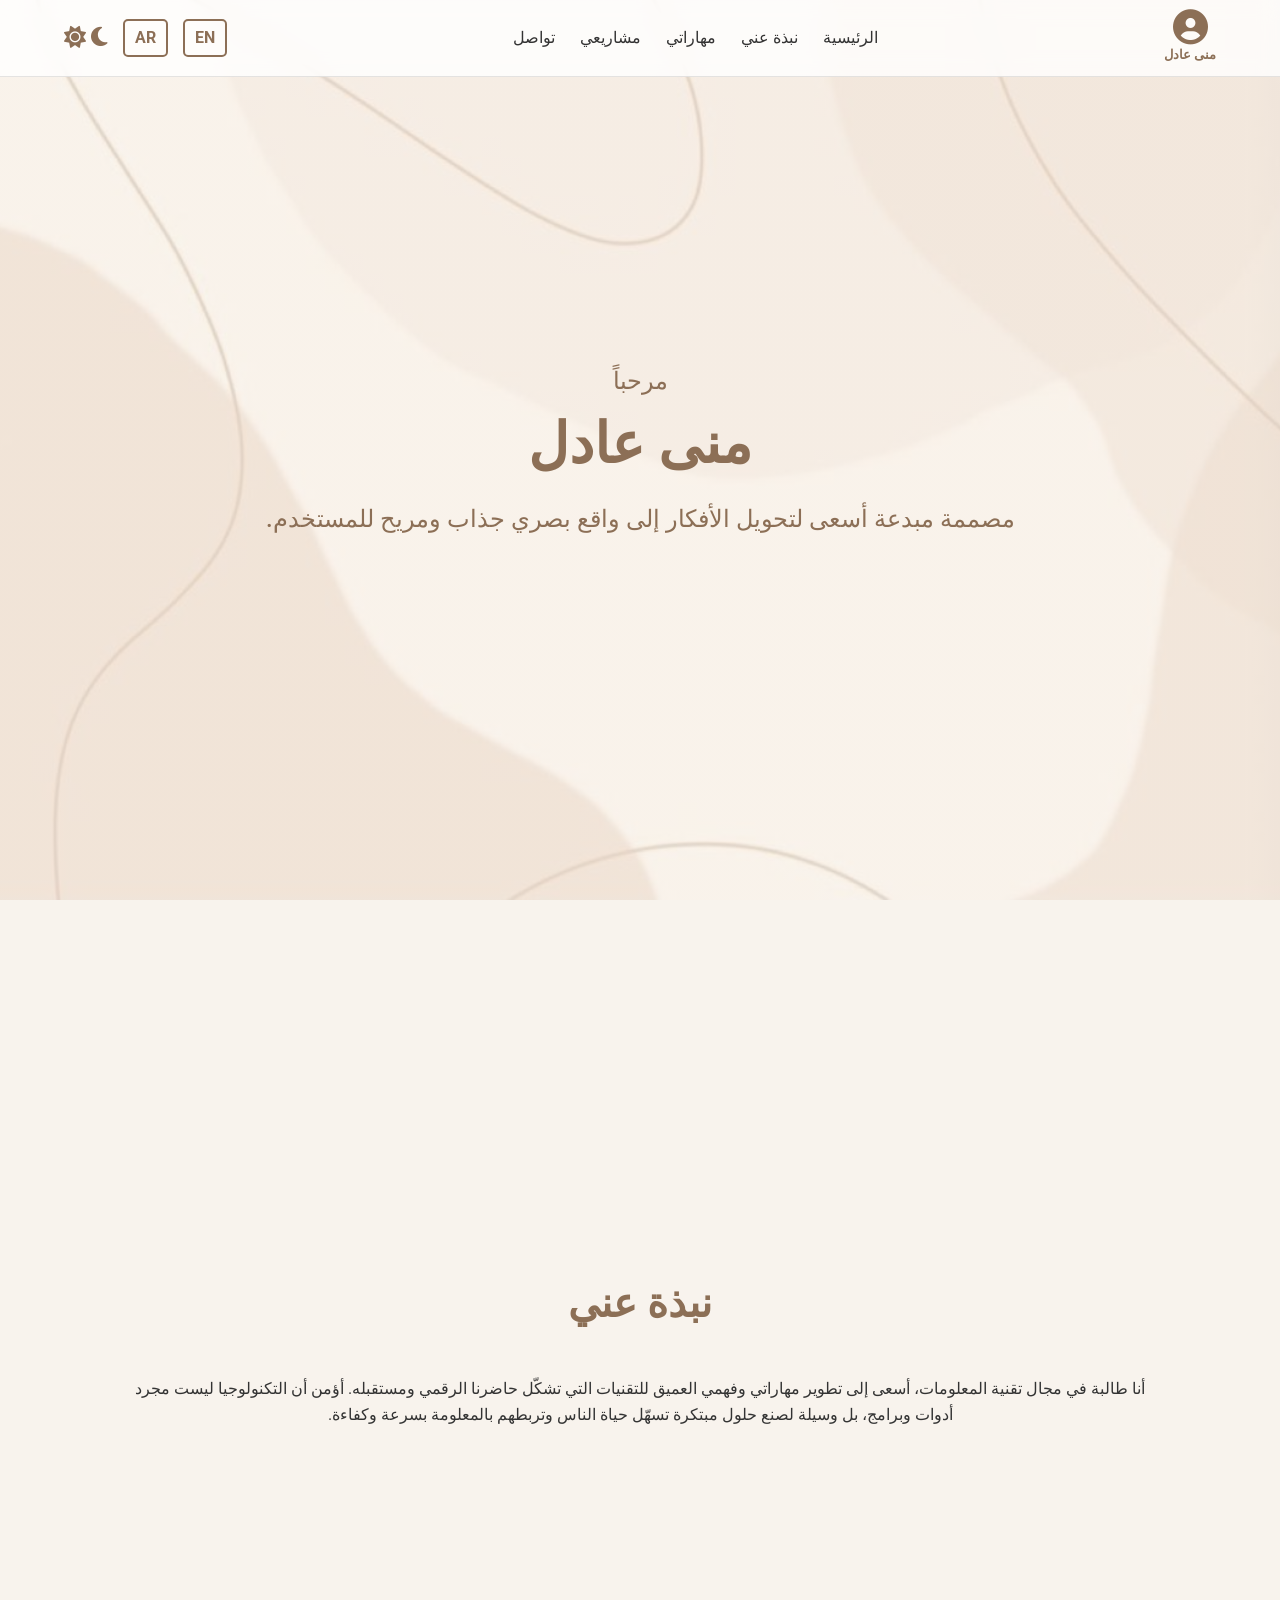
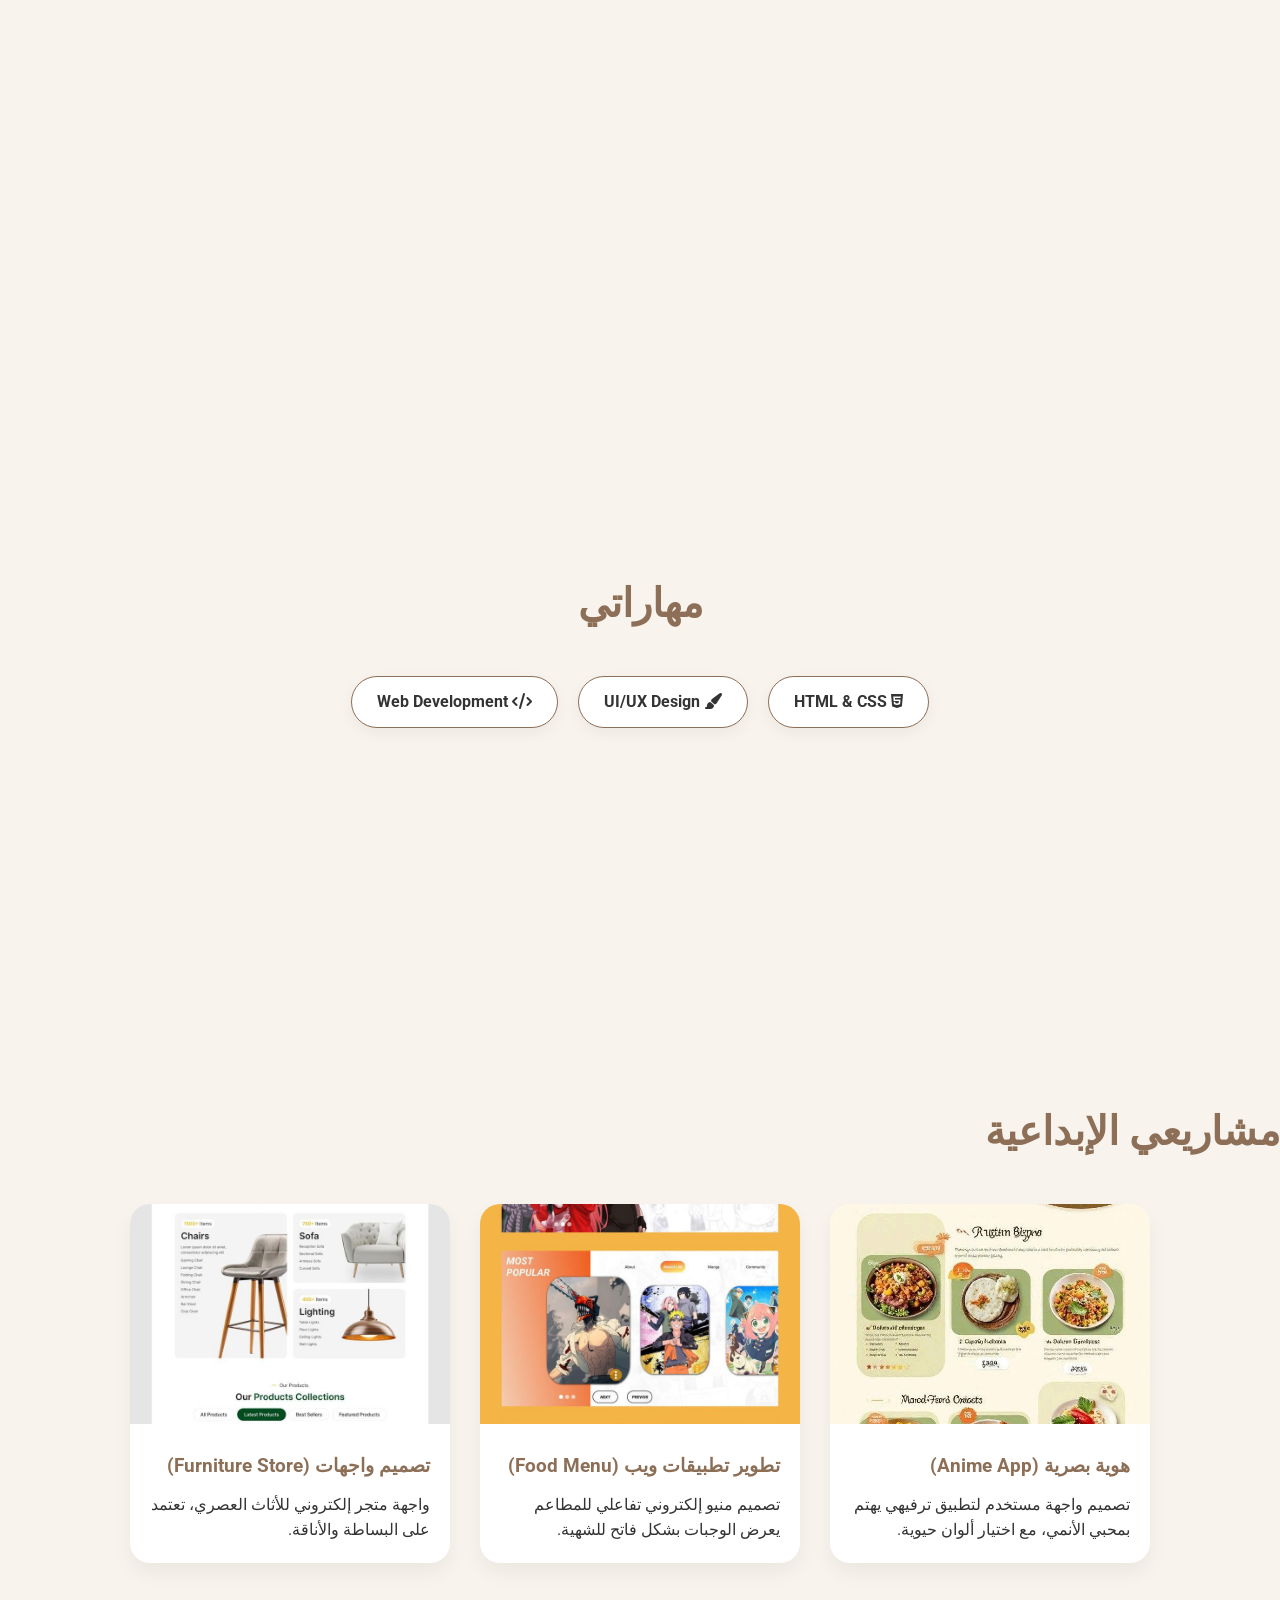
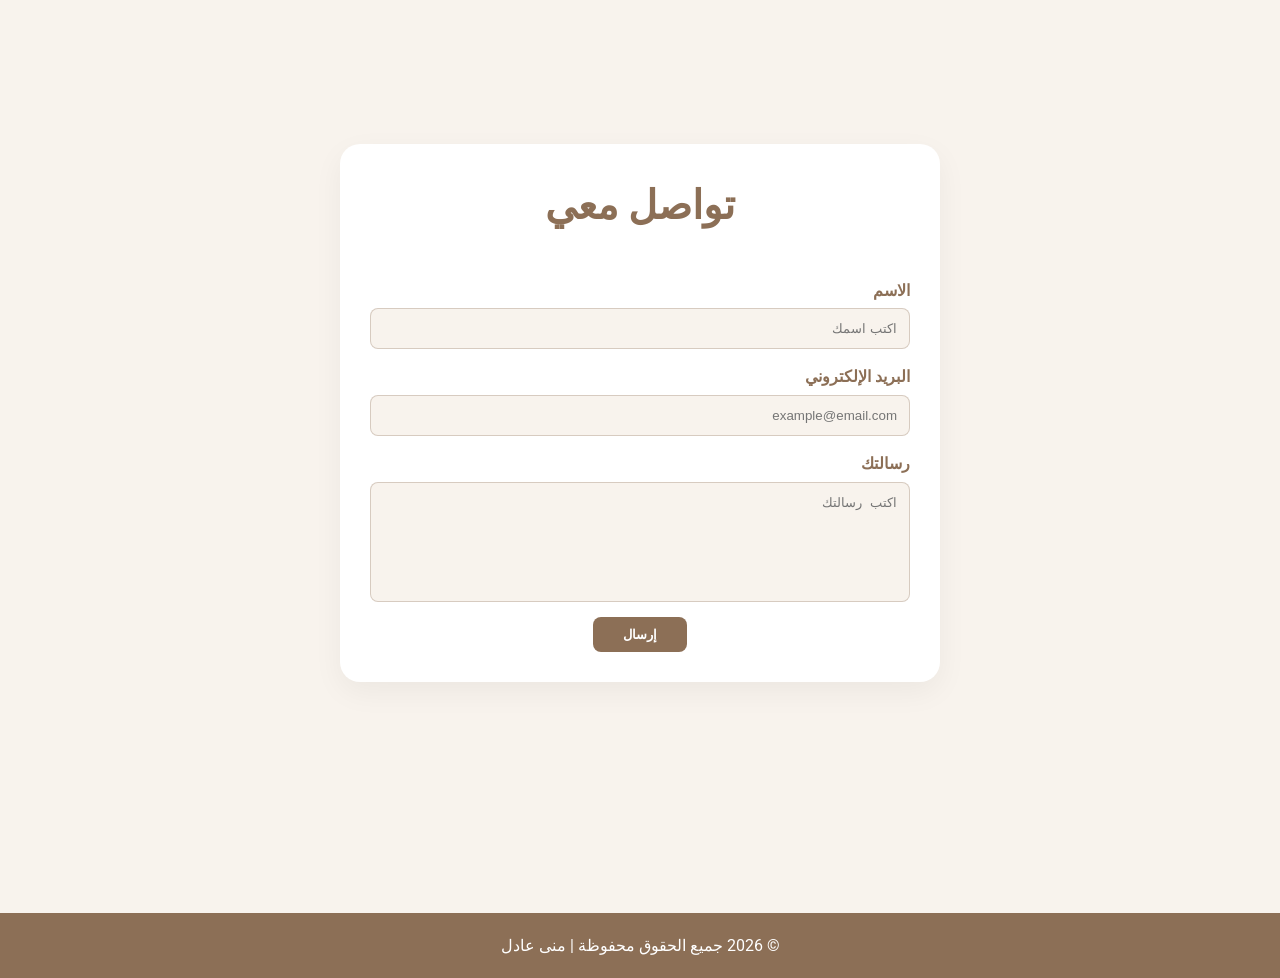
<file: index.html>
<!DOCTYPE html>
<html lang="ar" dir="rtl">

<head>
    <meta charset="UTF-8">
    <meta name="viewport" content="width=device-width, initial-scale=1.0">
    <title>صفحة منى عادل</title>
    <link rel="stylesheet" href="css/style.css">
    <link href="https://fonts.googleapis.com/css2?family=Poppins:wght@400;600&family=Roboto:wght@300;400;500&display=swap" rel="stylesheet">
    <link rel="stylesheet" href="https://cdnjs.cloudflare.com/ajax/libs/font-awesome/6.5.0/css/all.min.css">
</head>

<body>
    <input type="checkbox" id="dark-mode-toggle" style="display: none;">

    <nav class="navbar">
        <div class="profile-section">
            <i class="fa-solid fa-user-circle"></i>
            <span>منى عادل</span>
        </div>

        <ul class="nav-links">
            <li><a href="#home">الرئيسية</a></li>
            <li><a href="#about">نبذة عني</a></li>
            <li><a href="#skills">مهاراتي</a></li>
            <li><a href="#projects">مشاريعي</a></li>
            <li><a href="#contact">تواصل</a></li>
        </ul>

        <div class="nav-controls">
            <a href="index1.html" class="lang-btn">EN</a>
            <a href="index.html" class="lang-btn">AR</a>
            <label for="dark-mode-toggle" class="theme-icon">
                <i class="fas fa-moon moon-icon"></i>
                <i class="fas fa-sun sun-icon"></i>
            </label>
        </div>
    </nav>

    <section id="home" class="hero-section">
        <div class="hero-content">
            <p>مرحباً</p>
            <h1>منى عادل</h1>
            <p>مصممة مبدعة أسعى لتحويل الأفكار إلى واقع بصري جذاب ومريح للمستخدم.</p>
        </div>
    </section>

    <section id="about" class="full-section">
        <h2 class="section-title">نبذة عني</h2>
        <div class="section-content">
            <p>أنا طالبة في مجال تقنية المعلومات، أسعى إلى تطوير مهاراتي وفهمي العميق للتقنيات التي تشكّل حاضرنا الرقمي ومستقبله. أؤمن أن التكنولوجيا ليست مجرد أدوات وبرامج، بل وسيلة لصنع حلول مبتكرة تسهّل حياة الناس وتربطهم بالمعلومة بسرعة وكفاءة.</p>
        </div>
    </section>

    <section id="skills" class="full-section">
        <h2 class="section-title">مهاراتي</h2>
        <div class="skills-grid">
            <div class="skill-item"><i class="fab fa-html5"></i> HTML & CSS</div>
            <div class="skill-item"><i class="fas fa-paint-brush"></i> UI/UX Design</div>
            <div class="skill-item"><i class="fas fa-code"></i> Web Development</div>
        </div>
    </section>

    <section id="projects" class="projects-section">
        <h2 class="section-title">مشاريعي الإبداعية</h2>
        <div class="projects-container">
            <div class="project-card">
                <div class="card-image">
                    <img src="imge/photo1.jpg" alt="تطبيق الأنمي">
                </div>
                <div class="card-content">
                    <h3>هوية بصرية (Anime App)</h3>
                    <p>تصميم واجهة مستخدم لتطبيق ترفيهي يهتم بمحبي الأنمي، مع اختيار ألوان حيوية.</p>
                </div>
            </div>
            <div class="project-card">
                <div class="card-image">
                    <img src="imge/photo2.jpg" alt="منيو مطعم">
                </div>
                <div class="card-content">
                    <h3>تطوير تطبيقات ويب (Food Menu)</h3>
                    <p>تصميم منيو إلكتروني تفاعلي للمطاعم يعرض الوجبات بشكل فاتح للشهية.</p>
                </div>
            </div>
            <div class="project-card">
                <div class="card-image">
                    <img src="imge/photo3.jpg" alt="متجر أثاث">
                </div>
                <div class="card-content">
                    <h3>تصميم واجهات (Furniture Store)</h3>
                    <p>واجهة متجر إلكتروني للأثاث العصري، تعتمد على البساطة والأناقة.</p>
                </div>
            </div>
        </div>
    </section>
    <section id="contact" class="full-section">
        <div class="contact-container">
            <h2 class="section-title">تواصل معي</h2>
            <form class="contact-form">
                <div class="form-group">
                    <label>الاسم</label>
                    <input type="text" placeholder="اكتب اسمك" required>
                </div>
                <div class="form-group">
                    <label>البريد الإلكتروني</label>
                    <input type="email" placeholder="example@email.com" required>
                </div>
                <div class="form-group">
                    <label>رسالتك</label>
                    <textarea placeholder="اكتب رسالتك" required></textarea>
                </div>
                <button type="submit" class="send-btn">إرسال</button>
            </form>
        </div>
    </section>

    <footer class="main-footer">
        <p>© 2026 جميع الحقوق محفوظة | منى عادل</p>
    </footer>

</body>
</html>
</file>
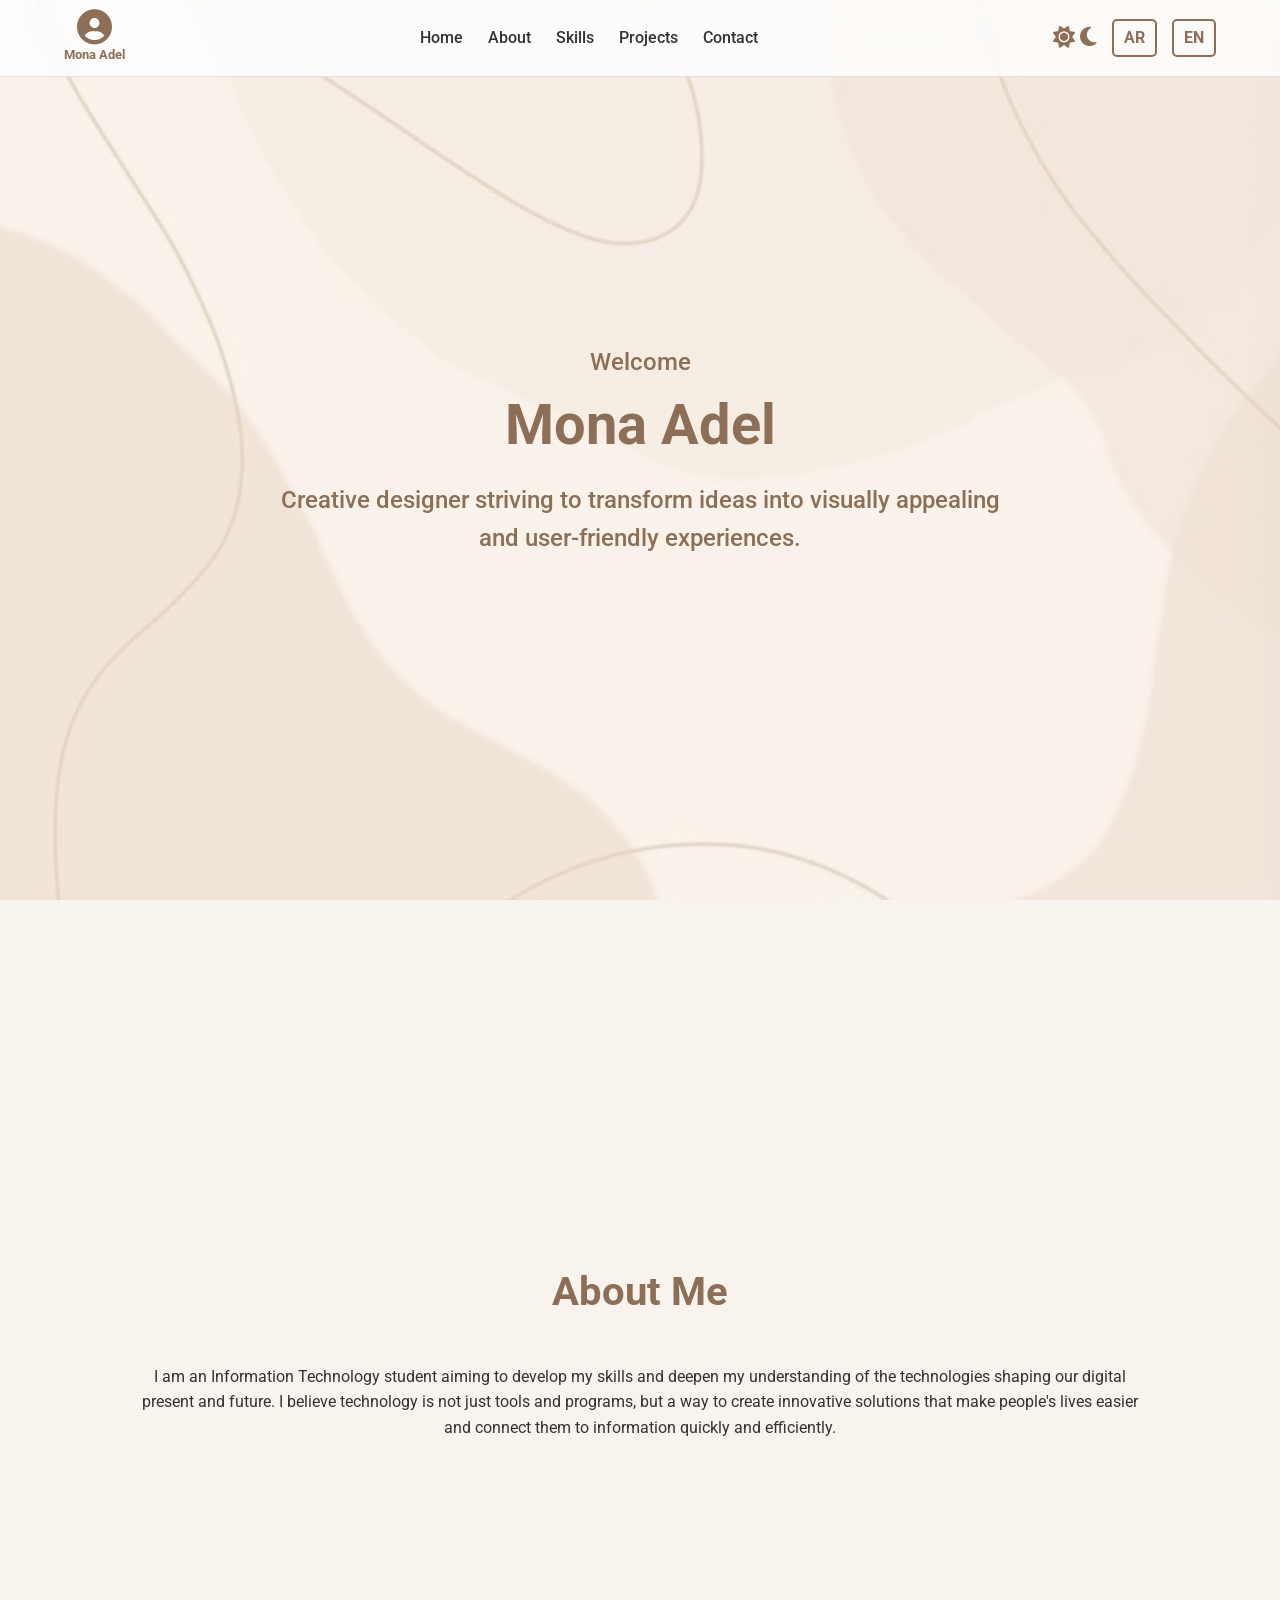
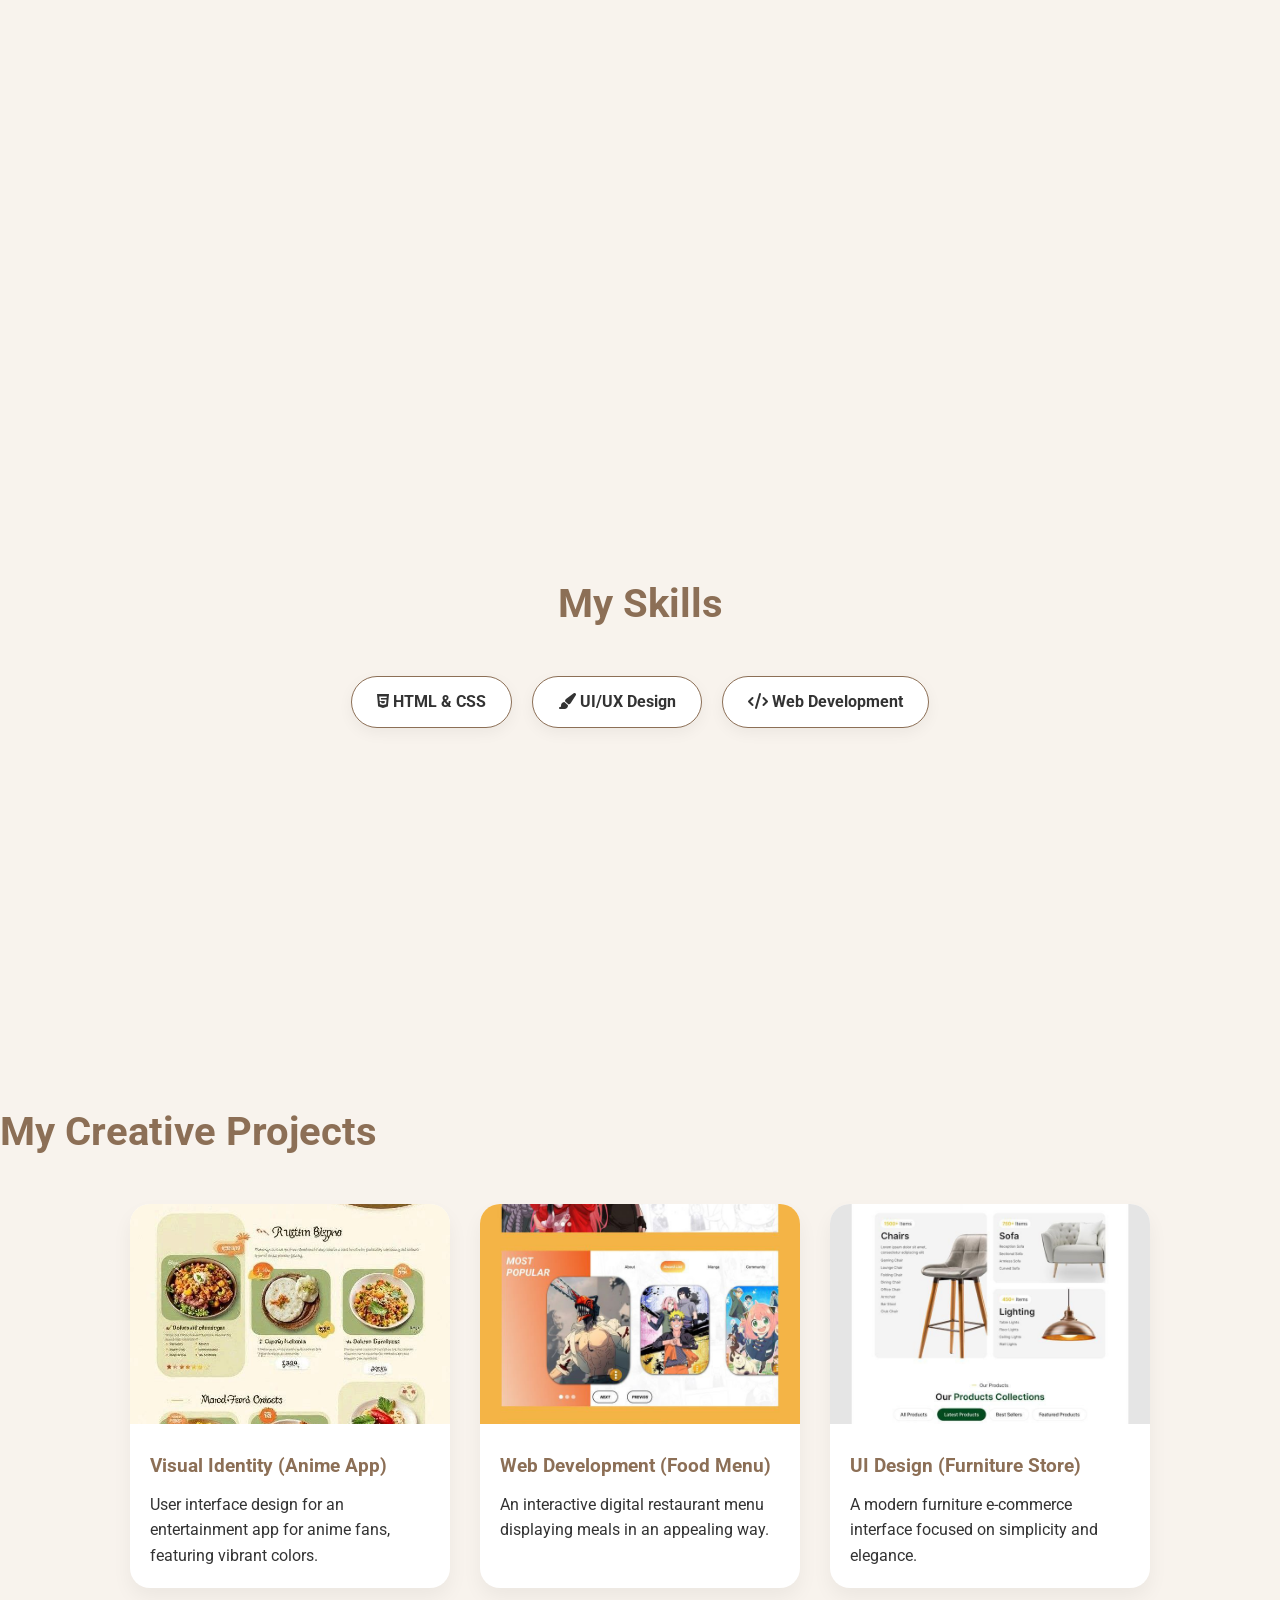
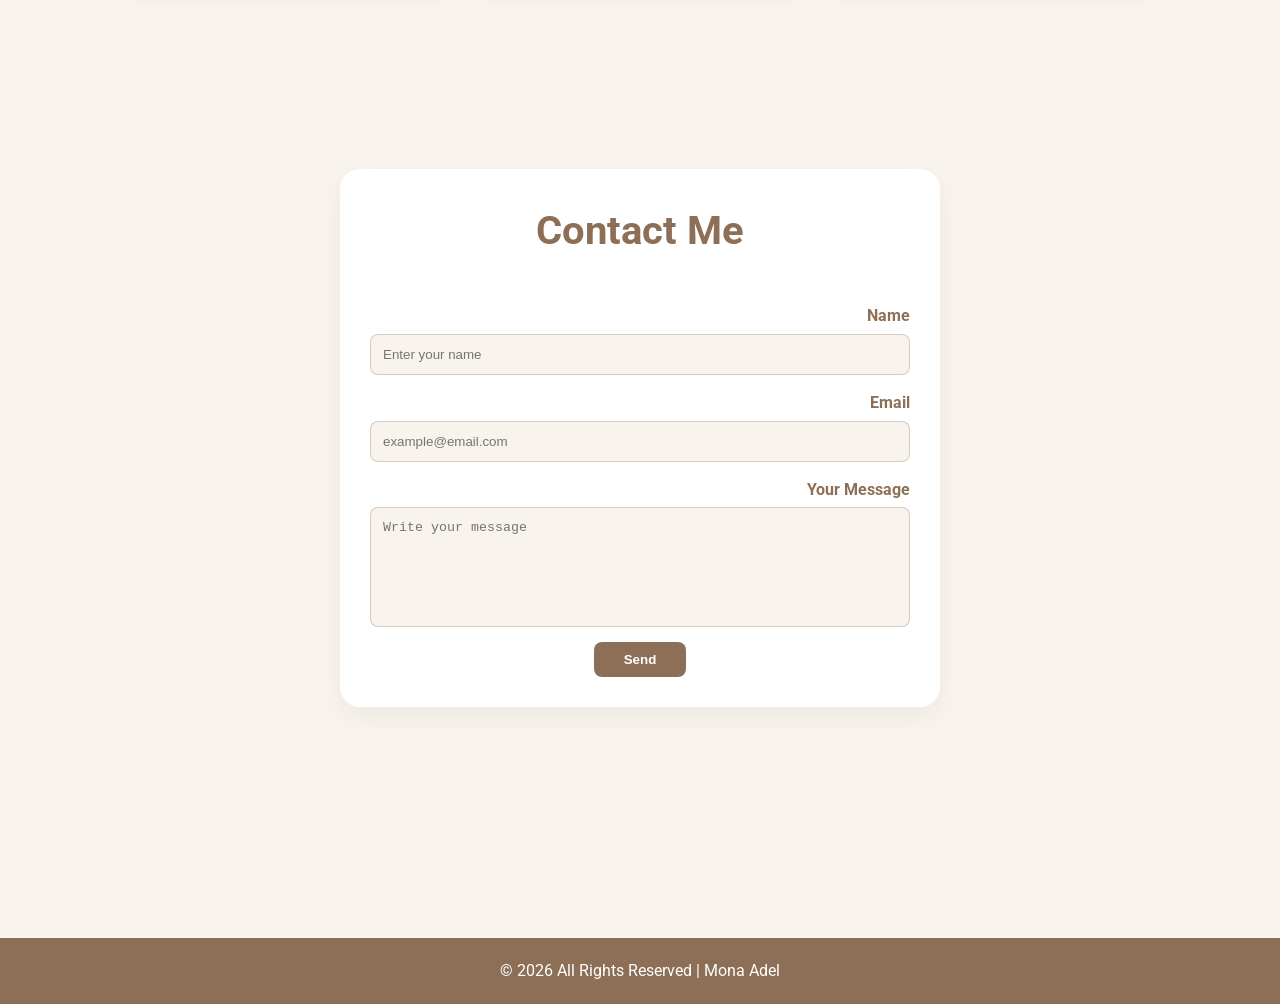
<file: index1.html>
<!DOCTYPE html>
<html lang="en" dir="ltr">

<head>
    <meta charset="UTF-8">
    <meta name="viewport" content="width=device-width, initial-scale=1.0">
    <title>Mona Adel | Portfolio</title>
    <link rel="stylesheet" href="css/style.css">
    <link
        href="https://fonts.googleapis.com/css2?family=Poppins:wght@400;600&family=Roboto:wght@300;400;500&display=swap"
        rel="stylesheet">
    <link rel="stylesheet" href="https://cdnjs.cloudflare.com/ajax/libs/font-awesome/6.5.0/css/all.min.css">
</head>

<body>
    <input type="checkbox" id="dark-mode-toggle" style="display: none;">

    <nav class="navbar">

        <div class="nav-controls">
            <a href="index1.html" class="lang-btn">EN</a>
            <a href="index.html" class="lang-btn">AR</a>
            <label for="dark-mode-toggle" class="theme-icon">
                <i class="fas fa-moon moon-icon"></i>
                <i class="fas fa-sun sun-icon"></i>
            </label>
        </div>

        <ul class="nav-links">
            <li><a href="#contact">Contact</a></li>
            <li><a href="#projects">Projects</a></li>
            <li><a href="#skills">Skills</a></li>
            <li><a href="#about">About</a></li>
            <li><a href="#home">Home</a></li>

        </ul>
        <div class="profile-section">
            <i class="fa-solid fa-user-circle"></i>
            <span>Mona Adel</span>
    </nav>

    <section id="home" class="hero-section">
        <div class="hero-content">
            <p>Welcome</p>
            <h1>Mona Adel</h1>
            <p>Creative designer striving to transform ideas into visually appealing and user-friendly experiences.</p>
        </div>
    </section>

    <section id="about" class="full-section">
        <h2 class="section-title">About Me</h2>
        <div class="section-content">
            <p>I am an Information Technology student aiming to develop my skills and deepen my understanding of the
                technologies shaping our digital present and future. I believe technology is not just tools and
                programs, but a way to create innovative solutions that make people's lives easier and connect them to
                information quickly and efficiently.</p>
        </div>
    </section>

    <section id="skills" class="full-section">
        <h2 class="section-title">My Skills</h2>
        <div class="skills-grid">
            <div class="skill-item"><i class="fab fa-html5"></i> HTML & CSS</div>
            <div class="skill-item"><i class="fas fa-paint-brush"></i> UI/UX Design</div>
            <div class="skill-item"><i class="fas fa-code"></i> Web Development</div>
        </div>
    </section>

    <section id="projects" class="projects-section">
        <h2 class="section-title">My Creative Projects</h2>
        <div class="projects-container">
            <div class="project-card">
                <div class="card-image">
                    <img src="imge/photo1.jpg" alt="Anime App">
                </div>
                <div class="card-content">
                    <h3>Visual Identity (Anime App)</h3>
                    <p>User interface design for an entertainment app for anime fans, featuring vibrant colors.</p>
                </div>
            </div>
            <div class="project-card">
                <div class="card-image">
                    <img src="imge/photo2.jpg" alt="Food Menu">
                </div>
                <div class="card-content">
                    <h3>Web Development (Food Menu)</h3>
                    <p>An interactive digital restaurant menu displaying meals in an appealing way.</p>
                </div>
            </div>
            <div class="project-card">
                <div class="card-image">
                    <img src="imge/photo3.jpg" alt="Furniture Store">
                </div>
                <div class="card-content">
                    <h3>UI Design (Furniture Store)</h3>
                    <p>A modern furniture e-commerce interface focused on simplicity and elegance.</p>
                </div>
            </div>
        </div>
    </section>
    <section id="contact" class="full-section">
        <div class="contact-container">
            <h2 class="section-title">Contact Me</h2>
            <form class="contact-form">
                <div class="form-group">
                    <label>Name</label>
                    <input type="text" placeholder="Enter your name" required>
                </div>
                <div class="form-group">
                    <label>Email</label>
                    <input type="email" placeholder="example@email.com" required>
                </div>
                <div class="form-group">
                    <label>Your Message</label>
                    <textarea placeholder="Write your message" required></textarea>
                </div>
                <button type="submit" class="send-btn">Send</button>
            </form>
        </div>
    </section>

    <footer class="main-footer">
        <p>© 2026 All Rights Reserved | Mona Adel</p>
    </footer>

</body>

</html>
</file>
<file: css/style.css>
/* =========================================
   1. المتغيرات والوضع الليلي (Root & Dark Mode)
   ========================================= */
:root {
    --main-brown: #8C6F56;
    --bg-light: #f8f3ed;
    --card-bg: #ffffff;
    --text-color: #333;
    --nav-bg: rgba(255, 255, 255, 0.8);
    --card-shadow: rgba(0, 0, 0, 0.05);
    --transition: 0.4s ease;
}

html:has(#dark-mode-toggle:checked) {
    --bg-light: #1a1a1a;
    --card-bg: #2d2620;
    --text-color: #f5f5f5;
    --nav-bg: rgba(26, 31, 24, 0.9);
    --card-shadow: rgba(0, 0, 0, 0.3);
}

/* =========================================
   2. الإعدادات العامة (General Styles)
   ========================================= */
* {
    margin: 0;
    padding: 0;
    box-sizing: border-box;
}

html {
    scroll-behavior: smooth;
}

body {
    font-family: 'Segoe UI', 'Roboto', sans-serif;
    background-color: var(--bg-light);
    color: var(--text-color);
    transition: var(--transition);
    line-height: 1.6;
    overflow-x: hidden;
    /* لمنع التمرير الأفقي بسبب الفوتر */
}

/* =========================================
   3. النيفبار (Navbar)
   ========================================= */
.navbar {
    display: flex;
    justify-content: space-between;
    align-items: center;
    padding: 10px 5%;
    direction: rtl;
    background-color: var(--nav-bg);
    backdrop-filter: blur(10px);
    position: fixed;
    width: 100%;
    top: 0;
    z-index: 1000;
    border-bottom: 1px solid rgba(0, 0, 0, 0.1);
}

.profile-section {
    display: flex;
    flex-direction: column;
    align-items: center;
    color: var(--main-brown);
}

.profile-section i {
    font-size: 35px;
}

.profile-section span {
    font-size: 13px;
    font-weight: bold;
}

.nav-links {
    display: flex;
    gap: 25px;
    list-style: none;
}

.nav-links a {
    text-decoration: none;
    color: var(--text-color);
    font-weight: 500;
    transition: 0.3s;
}

.nav-links a:hover {
    color: var(--main-brown);
}

/* =========================================
   4. الصفحة الرئيسية (Hero Section)
   ========================================= */
.hero-section {
    height: 100vh;
    background: linear-gradient(rgba(248, 243, 237, 0.7), rgba(248, 243, 237, 0.7)),
        url('../imge/photo.jpg') no-repeat center center/cover;
    display: flex;
    justify-content: center;
    align-items: center;
    text-align: center;
}

.hero-content {
    max-width: 800px;
    padding: 20px;
}

.hero-content h1 {
    font-size: 3.5rem;
    color: var(--main-brown);
    margin-bottom: 10px;
}

.hero-content p {
    font-size: 1.5rem;
    color: var(--main-brown);
    font-weight: 500;
}

/* =========================================
   5. تنسيقات الأقسام العامة (Sections)
   ========================================= */
.full-section {
    min-height: 100vh;
    padding: 100px 10%;
    display: flex;
    flex-direction: column;
    align-items: center;
    justify-content: center;
    text-align: center;
}

.section-title {
    color: var(--main-brown);
    font-size: 2.5rem;
    margin-bottom: 40px;
}

/* =========================================
   6. المهارات والمشاريع (Skills & Projects)
   ========================================= */
.skills-grid {
    display: flex;
    gap: 20px;
    flex-wrap: wrap;
    justify-content: center;
}

.skill-item {
    background: var(--card-bg);
    padding: 12px 25px;
    border-radius: 50px;
    box-shadow: 0 5px 15px var(--card-shadow);
    border: 1px solid var(--main-brown);
    font-weight: bold;
}

.projects-container {
    display: flex;
    flex-wrap: wrap;
    gap: 30px;
    justify-content: center;
    width: 100%;
}

.project-card {
    background-color: var(--card-bg);
    border-radius: 20px;
    overflow: hidden;
    width: 320px;
    box-shadow: 0 10px 20px var(--card-shadow);
    transition: 0.4s cubic-bezier(0.175, 0.885, 0.32, 1.275);
}

.project-card:hover {
    transform: translateY(-10px);
    box-shadow: 0 15px 30px rgba(0, 0, 0, 0.2);
}

.card-image img {
    width: 100%;
    height: 220px;
    object-fit: cover;
}

.card-content {
    padding: 20px;
}

.card-content h3 {
    color: var(--main-brown);
    margin-bottom: 10px;
}

/* =========================================
   7. أدوات التحكم (Controls & Toggle)
   ========================================= */
.nav-controls {
    display: flex;
    align-items: center;
    gap: 15px;
}

.lang-btn {
    text-decoration: none;
    border: 2px solid var(--main-brown);
    color: var(--main-brown);
    padding: 4px 10px;
    border-radius: 5px;
    font-weight: bold;
    transition: 0.3s;
}

.lang-btn:hover {
    background: var(--main-brown);
    color: #fff;
}

.theme-icon {
    font-size: 22px;
    cursor: pointer;
    color: var(--main-brown);
}

.sun-icon {
    display: none;
}

/* تبديل الأيقونات */
html:has(#dark-mode-toggle:checked) .moon-icon {
    display: none;
}

html:has(#dark-mode-toggle:checked) .sun-icon {
    display: block;
    color: #ffdb58;
}

/* =========================================
   8. قسم التواصل (Contact Form)
   ========================================= */
.contact-container {
    width: 100%;
    max-width: 600px;
    background: var(--card-bg);
    padding: 30px;
    border-radius: 20px;
    box-shadow: 0 10px 30px var(--card-shadow);
}

.contact-form {
    display: flex;
    flex-direction: column;
    gap: 15px;
    text-align: right;
}

.form-group {
    display: flex;
    flex-direction: column;
    gap: 5px;
}

.form-group label {
    color: var(--main-brown);
    font-weight: bold;
}

.form-group input,
.form-group textarea {
    padding: 12px;
    border: 1px solid rgba(140, 111, 86, 0.3);
    border-radius: 8px;
    background: var(--bg-light);
    color: var(--text-color);
    outline: none;
}

.form-group textarea {
    height: 120px;
    resize: none;
}

.send-btn {
    background: var(--main-brown);
    color: #fff;
    padding: 10px 30px;
    border: none;
    border-radius: 8px;
    font-weight: bold;
    cursor: pointer;
    align-self: center;
    transition: 0.3s;
}

.send-btn:hover {
    opacity: 0.9;
    transform: scale(1.05);
}

/* =========================================
   10. التوافق مع الجوال (Responsive Design)
   ========================================= */
@media (max-width: 768px) {
    .navbar {
        flex-wrap: wrap;
        /* يسمح للعناصر بالنزول لسطر جديد عند ضيق المساحة */
        justify-content: center;
        /* يضمن بقاء العناصر في المنتصف */
        gap: 15px;
        padding: 10px;
    }

    .nav-links {
        order: 2;
        /* يجعل الروابط تظهر في السطر الثاني */
        width: 100%;
        /* تأخذ العرض كامل لضمان التنسيق */
        justify-content: center;
        gap: 15px;
        font-size: 0.85rem;
    }

    .profile-section {
        order: 1;
        /* يبقى البروفايل في الأعلى */
    }

    .nav-controls {
        order: 1;
        /* تبقى أزرار اللغة والوضع الليلي في الأعلى بجانب البروفايل */
    }

    /* تصغير نصوص الهيرو لتناسب الشاشة الصغيرة */
    .hero-content h1 {
        font-size: 2.2rem;
    }

    .hero-content p {
        font-size: 1.1rem;
    }
}

.main-footer {
    background-color: var(--main-brown);
    color: #fff;
    text-align: center;
    padding: 20px 0;
    margin-top: 50px;
}
</file>
